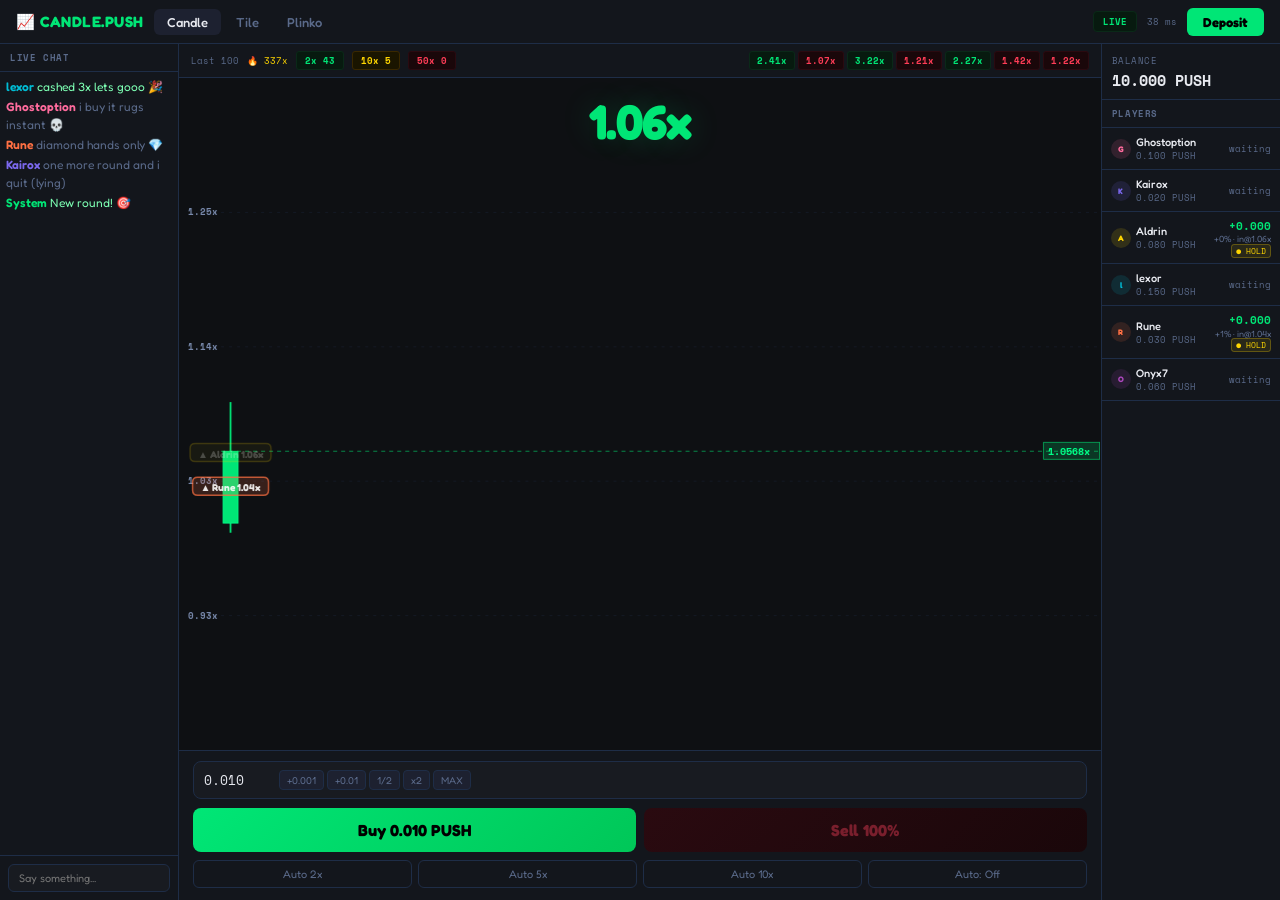
<file: index.html>
<!DOCTYPE html>
<html lang="en">
<head>
  <meta charset="UTF-8"/>
  <meta name="viewport" content="width=device-width, initial-scale=1.0"/>
  <title>CANDLE.PUSH — Testnet</title>
  <link href="https://fonts.googleapis.com/css2?family=Fredoka:wght@400;500;600;700&family=Space+Mono:wght@400;700&display=swap" rel="stylesheet"/>
  <link rel="stylesheet" href="css/style.css"/>
</head>
<body>
<div id="app">

  <!-- ── Topbar ── -->
  <div class="topbar">
    <div style="display:flex;align-items:center;min-width:0">
      <div class="logo">📈 CANDLE.PUSH</div>
      <div class="tabs">
        <button class="tab active">Candle</button>
        <button class="tab">Tile</button>
        <button class="tab">Plinko</button>
      </div>
    </div>
    <div class="topbar-right">
      <span id="phPill" class="phase-pill wait">WAITING</span>
      <span class="ms-badge" id="msLabel">38 ms</span>
      <button class="deposit-btn">Deposit</button>
    </div>
  </div>

  <!-- ── Main ── -->
  <div class="main">

    <!-- Chat sidebar -->
    <div class="sidebar-left">
      <div class="panel-title">Live Chat</div>
      <div class="chat-body" id="chatBody"></div>
      <div class="chat-input-wrap">
        <input class="chat-input" placeholder="Say something..." id="chatInput"/>
      </div>
    </div>

    <!-- Chart area -->
    <div class="chart-area">
      <div class="chart-topbar">
        <span style="font-size:9px;color:var(--muted);font-family:var(--mono)">Last 100</span>
        <span style="font-family:var(--mono);font-size:9px;color:var(--yellow)">🔥 337x</span>
        <span class="cpill" style="background:#071a0f;color:var(--green);border:1px solid #0a2918">2x <span id="c2">43</span></span>
        <span class="cpill" style="background:#1a1500;color:var(--yellow);border:1px solid #3a2800">10x <span id="c10">5</span></span>
        <span class="cpill" style="background:#1a070a;color:var(--red);border:1px solid #2a0a10">50x <span id="c50">0</span></span>
        <div class="hpills" id="hpills"></div>
      </div>

      <div class="chart-wrap" id="chartWrap">
        <canvas id="gc"></canvas>
        <div class="mult-overlay s" id="multDisp">1.00x</div>

        <!-- Countdown overlay -->
        <div class="countdown-overlay" id="cdOverlay">
          <div class="countdown-num" id="cdNum">10</div>
          <div class="countdown-lbl">next round starting...</div>
        </div>

        <!-- Rugged overlay -->
        <div class="crash-overlay" id="crashOverlay">
          <div class="crash-title">RUGGED! 💀</div>
          <div class="crash-sub">Rugged at <span id="crashAt">-</span></div>
          <div class="crash-cd" id="crashCd">Next round in 10s...</div>
        </div>
      </div>

      <!-- Bet panel -->
      <div class="bet-panel">
        <div class="bet-row">
          <div class="bet-wrap">
            <input class="bet-inp" type="number" id="betAmt" value="0.010" step="0.001" min="0.001"/>
            <div class="bq-wrap">
              <button class="bq" onclick="adj(0.001)">+0.001</button>
              <button class="bq" onclick="adj(0.01)">+0.01</button>
              <button class="bq" onclick="halfB()">1/2</button>
              <button class="bq" onclick="dblB()">x2</button>
              <button class="bq" onclick="maxB()">MAX</button>
            </div>
          </div>
        </div>
        <div class="act-row">
          <button class="btn-b" id="buyBtn"  onclick="placeBet()">Buy 0.010 PUSH</button>
          <button class="btn-s" id="sellBtn" onclick="cashOut()" disabled>Sell 100%</button>
        </div>
        <div class="auto-row">
          <button class="ab" onclick="setAuto(2)">Auto 2x</button>
          <button class="ab" onclick="setAuto(5)">Auto 5x</button>
          <button class="ab" onclick="setAuto(10)">Auto 10x</button>
          <button class="ab" id="autoDisp" onclick="clearAuto()">Auto: Off</button>
        </div>
      </div>
    </div>

    <!-- Players sidebar -->
    <div class="sidebar-right">
      <div class="bal-bar">
        <div class="bal-lbl">Balance</div>
        <div class="bal-val" id="balDisp">10.000 PUSH</div>
      </div>
      <div class="panel-title">Players</div>
      <div class="lb-body" id="lbBody"></div>
    </div>

  </div>
</div>

<!-- JS — single bundle, no cross-file dependency issues -->
<script src="js/app.js"></script>
<script>
  initUI();
  initCanvas();
</script>
</body>
</html>
</file>
<file: css/style.css>
/* ============================================
   CANDLE.PUSH — Main Stylesheet
   ============================================ */

* { box-sizing: border-box; margin: 0; padding: 0; }
html, body { width: 100%; height: 100%; background: #080a0d; overflow: hidden; }

/* ── CSS Variables ── */
:root {
  --green:  #00e676;
  --red:    #ff3d57;
  --yellow: #ffd600;
  --bg:     #0e1013;
  --bg2:    #13161c;
  --bg3:    #181b21;
  --bg4:    #1d2130;
  --text:   #e8eaf0;
  --muted:  #5a6a8a;
  --border: #1e2d47;
  --font:   'Fredoka', system-ui, sans-serif;
  --mono:   'Space Mono', monospace;
}

/* ── App Shell ── */
#app {
  background: var(--bg);
  color: var(--text);
  font-family: var(--font);
  display: flex;
  flex-direction: column;
  width: 100vw;
  height: 100vh;
  overflow: hidden;
}

/* ── Topbar ── */
.topbar {
  background: var(--bg2);
  border-bottom: 1px solid var(--border);
  padding: 0 16px;
  height: 44px;
  display: flex;
  align-items: center;
  justify-content: space-between;
  flex-shrink: 0;
  gap: 10px;
}
.logo {
  font-size: 15px;
  color: var(--green);
  font-weight: 700;
  letter-spacing: .5px;
  display: flex;
  align-items: center;
  gap: 6px;
  white-space: nowrap;
}
.tabs { display: flex; gap: 2px; margin-left: 10px; }
.tab {
  padding: 5px 13px;
  border-radius: 6px;
  font-size: 13px;
  font-weight: 500;
  cursor: pointer;
  color: var(--muted);
  border: none;
  background: transparent;
  font-family: var(--font);
  white-space: nowrap;
  transition: all .15s;
}
.tab:hover { color: var(--text); }
.tab.active { background: var(--bg4); color: var(--text); }

.topbar-right { display: flex; align-items: center; gap: 10px; flex-shrink: 0; }

.phase-pill {
  font-size: 9px;
  padding: 3px 9px;
  border-radius: 4px;
  font-family: var(--mono);
  font-weight: 700;
  white-space: nowrap;
}
.phase-pill.live   { background: #071a0f; color: var(--green);  border: 1px solid #0a2918; }
.phase-pill.wait   { background: #1a1500; color: var(--yellow); border: 1px solid #3a2800; }
.phase-pill.crash  {
  background: #1a070a; color: var(--red); border: 1px solid #2a0a10;
  animation: pillFlicker 0.4s infinite;
}

@keyframes pillFlicker {
  0%, 100% { opacity: 1; background: #1a070a; }
  50%       { opacity: 0.6; background: #2a0a10; }
}

.ms-badge { font-size: 9px; color: var(--muted); font-family: var(--mono); }

.deposit-btn {
  padding: 6px 16px;
  background: var(--green);
  color: #000;
  border: none;
  border-radius: 6px;
  font-size: 13px;
  font-weight: 700;
  cursor: pointer;
  font-family: var(--font);
}

/* ── Main Layout ── */
.main { display: flex; flex: 1; min-height: 0; overflow: hidden; }

/* ── Sidebars ── */
.sidebar-left, .sidebar-right {
  background: var(--bg2);
  display: flex;
  flex-direction: column;
  flex-shrink: 0;
  min-width: 0;
  width: clamp(140px, 14vw, 195px);
}
.sidebar-left  { border-right: 1px solid var(--border); }
.sidebar-right { border-left:  1px solid var(--border); }

.panel-title {
  padding: 7px 10px;
  font-size: 9px;
  color: var(--muted);
  font-weight: 600;
  letter-spacing: .6px;
  border-bottom: 1px solid var(--border);
  text-transform: uppercase;
  flex-shrink: 0;
  font-family: var(--mono);
}

/* Chat */
.chat-body {
  flex: 1;
  overflow-y: auto;
  padding: 6px;
  display: flex;
  flex-direction: column;
  gap: 2px;
  min-height: 0;
}
.chat-body::-webkit-scrollbar { width: 3px; }
.chat-body::-webkit-scrollbar-thumb { background: var(--border); border-radius: 2px; }

.chat-msg {
  font-size: clamp(10px, 1.1vw, 12px);
  line-height: 1.5;
  word-break: break-word;
}
.chat-user { font-weight: 600; margin-right: 3px; }
.ct   { color: var(--muted); }
.ct.w { color: #7dffb3; }

.chat-input-wrap { padding: 8px; border-top: 1px solid var(--border); flex-shrink: 0; }
.chat-input {
  width: 100%;
  background: var(--bg3);
  border: 1px solid var(--border);
  border-radius: 6px;
  padding: 6px 10px;
  font-size: 11px;
  color: var(--text);
  font-family: var(--font);
  outline: none;
  transition: border-color .15s;
}
.chat-input:focus { border-color: var(--muted); }

/* ── Chart Area ── */
.chart-area {
  display: flex;
  flex-direction: column;
  flex: 1;
  min-width: 0;
  overflow: hidden;
}
.chart-topbar {
  padding: 0 12px;
  height: 34px;
  display: flex;
  align-items: center;
  gap: 8px;
  border-bottom: 1px solid var(--border);
  background: var(--bg2);
  flex-shrink: 0;
  overflow: hidden;
}
.cpill {
  font-size: 9px;
  font-family: var(--mono);
  padding: 2px 8px;
  border-radius: 3px;
  font-weight: 700;
  white-space: nowrap;
}
.hpills { display: flex; gap: 3px; margin-left: auto; overflow: hidden; }
.hp {
  font-size: 9px;
  font-family: var(--mono);
  padding: 2px 7px;
  border-radius: 3px;
  font-weight: 700;
  white-space: nowrap;
}
.hp.g { background: #071a0f; color: var(--green); border: 1px solid #0a2918; }
.hp.r { background: #1a070a; color: var(--red);   border: 1px solid #2a0a10; }

/* Canvas wrap */
.chart-wrap {
  flex: 1;
  position: relative;
  overflow: hidden;
  min-height: 0;
  min-width: 0;
}
#gc { display: block; position: absolute; top: 0; left: 0; }

/* Multiplier overlay */
.mult-overlay {
  position: absolute;
  top: 14px;
  left: 50%;
  transform: translateX(-50%);
  font-family: var(--font);
  font-size: clamp(34px, 3.8vw, 54px);
  font-weight: 700;
  pointer-events: none;
  white-space: nowrap;
  letter-spacing: -1px;
  transition: color .2s;
}
.mult-overlay.s { color: var(--green);  text-shadow: 0 0 32px rgba(0,230,118,.2); }
.mult-overlay.d { color: var(--yellow); text-shadow: 0 0 32px rgba(255,214,0,.2); }
.mult-overlay.c {
  color: var(--red);
  text-shadow: 0 0 40px rgba(255,61,87,.6), 0 0 80px rgba(255,61,87,.3);
  animation: crashPulse 0.25s infinite;
}

/* Crash multiplier pulse */
@keyframes crashPulse {
  0%, 100% { transform: translateX(-50%) scale(1);   opacity: 1; }
  50%       { transform: translateX(-50%) scale(1.06); opacity: 0.85; }
}

/* Countdown overlay */
.countdown-overlay {
  position: absolute; inset: 0;
  display: flex; align-items: center; justify-content: center; flex-direction: column;
  gap: 8px;
  background: rgba(14,16,19,.8);
  opacity: 0; pointer-events: none;
  transition: opacity .3s;
}
.countdown-overlay.show { opacity: 1; }
.countdown-num { font-family: var(--font); font-size: clamp(48px,6vw,72px); font-weight: 700; color: var(--yellow); }
.countdown-lbl { font-size: 13px; color: var(--muted); }

/* Rugged overlay */
.crash-overlay {
  position: absolute; inset: 0;
  display: flex; align-items: center; justify-content: center; flex-direction: column;
  gap: 10px;
  background: rgba(14,16,19,.88);
  opacity: 0; pointer-events: none;
  transition: opacity .25s;
}
.crash-overlay.show { opacity: 1; }

.crash-title {
  font-family: var(--font);
  font-size: clamp(28px, 3.5vw, 42px);
  color: var(--red);
  font-weight: 700;
  letter-spacing: 2px;
  animation: rugFlicker 0.35s infinite, rugScale 0.6s ease-out;
  text-shadow: 0 0 40px rgba(255,61,87,.7), 0 0 80px rgba(255,61,87,.3);
}

/* Rug overlay red vignette pulse */
.crash-overlay.show::before {
  content: '';
  position: absolute; inset: 0;
  background: radial-gradient(ellipse at center, transparent 40%, rgba(255,61,87,0.18) 100%);
  animation: vignettePulse 0.5s ease-out forwards;
  pointer-events: none;
  border-radius: 0;
}

@keyframes vignettePulse {
  0%   { opacity: 0; }
  30%  { opacity: 1; }
  100% { opacity: 0.6; }
}

@keyframes rugFlicker {
  0%, 100% { opacity: 1; }
  45%       { opacity: 0.25; }
}
@keyframes rugScale {
  0%   { transform: scale(1.4); opacity: 0; }
  60%  { transform: scale(0.95); }
  100% { transform: scale(1); opacity: 1; }
}

.crash-sub { font-size: 14px; color: var(--muted); }
.crash-cd  { font-size: 12px; color: var(--muted); margin-top: 2px; }

/* ── Bet Panel ── */
.bet-panel {
  padding: 10px 14px 12px;
  background: var(--bg2);
  border-top: 1px solid var(--border);
  flex-shrink: 0;
}
.bet-row { display: flex; align-items: center; gap: 8px; margin-bottom: 9px; }
.bet-wrap {
  display: flex;
  align-items: center;
  background: var(--bg3);
  border: 1px solid var(--border);
  border-radius: 8px;
  flex: 1;
  overflow: hidden;
}
.bet-inp {
  background: transparent;
  border: none;
  padding: 8px 10px;
  color: var(--text);
  font-size: 13px;
  font-family: var(--mono);
  outline: none;
  width: 85px;
}
.bq-wrap { display: flex; gap: 3px; padding-right: 6px; }
.bq {
  font-size: 10px;
  padding: 3px 7px;
  background: var(--bg4);
  border: 1px solid var(--border);
  border-radius: 4px;
  color: var(--muted);
  cursor: pointer;
  font-family: var(--font);
  transition: all .12s;
}
.bq:hover { color: var(--text); border-color: var(--muted); background: var(--bg3); }

.act-row { display: flex; gap: 8px; }

/* Shine animation */
@keyframes shine {
  0%   { left: -40%; opacity: 0; }
  50%  { opacity: .55; }
  100% { left: 120%; opacity: 0; }
}

/* Buy button */
.btn-b {
  position: relative; overflow: hidden;
  flex: 1; padding: 12px;
  background: linear-gradient(135deg, #00e676, #00c758);
  color: #000; border: none; border-radius: 8px;
  font-weight: 700; font-size: clamp(13px,1.4vw,16px);
  cursor: pointer; font-family: var(--font);
  transition: filter .12s, transform .1s;
}
.btn-b:hover:not(:disabled) { filter: brightness(1.1); }
.btn-b:active:not(:disabled) { transform: scale(.98); }
.btn-b:disabled { background: linear-gradient(135deg,#0f3d20,#0a2918); color: #1a5530; cursor: not-allowed; }
.btn-b::after {
  content: ''; position: absolute;
  top: -50%; left: -40%; width: 35%; height: 200%;
  background: linear-gradient(to right, transparent, rgba(255,255,255,.4), transparent);
  pointer-events: none;
  animation: shine 3s ease-in-out infinite;
}
.btn-b:disabled::after { display: none; }

/* Sell button */
.btn-s {
  position: relative; overflow: hidden;
  flex: 1; padding: 12px;
  background: linear-gradient(135deg, #ff3d57, #e0001a);
  color: #fff; border: none; border-radius: 8px;
  font-weight: 700; font-size: clamp(13px,1.4vw,16px);
  cursor: pointer; font-family: var(--font);
  transition: filter .12s, transform .1s;
}
.btn-s:hover:not(:disabled) { filter: brightness(1.1); }
.btn-s:active:not(:disabled) { transform: scale(.98); }
.btn-s:disabled { background: linear-gradient(135deg,#2a0a10,#1a070a); color: #7a1f2d; cursor: not-allowed; }
.btn-s::after {
  content: ''; position: absolute;
  top: -50%; left: -40%; width: 35%; height: 200%;
  background: linear-gradient(to right, transparent, rgba(255,255,255,.28), transparent);
  pointer-events: none;
  animation: shine 3s ease-in-out 1.5s infinite;
}
.btn-s:disabled::after { display: none; }

/* Auto row */
.auto-row { display: flex; gap: 6px; margin-top: 8px; }
.ab {
  flex: 1; padding: 6px;
  background: transparent;
  border: 1px solid var(--border);
  border-radius: 6px;
  color: var(--muted);
  font-size: 11px;
  cursor: pointer;
  font-family: var(--font);
  transition: all .15s;
  text-align: center;
}
.ab:hover { border-color: var(--muted); color: var(--text); background: var(--bg3); }

/* ── Right Sidebar ── */
.bal-bar { padding: 10px 10px 8px; border-bottom: 1px solid var(--border); flex-shrink: 0; }
.bal-lbl {
  font-size: 9px; color: var(--muted); margin-bottom: 2px;
  text-transform: uppercase; letter-spacing: .5px; font-family: var(--mono);
}
.bal-val { font-family: var(--mono); font-size: clamp(12px,1.3vw,15px); font-weight: 700; color: var(--text); }

.lb-body { overflow-y: auto; flex: 1; min-height: 0; }
.lb-body::-webkit-scrollbar { width: 3px; }
.lb-body::-webkit-scrollbar-thumb { background: var(--border); border-radius: 2px; }

.lb-row {
  display: flex; align-items: center; justify-content: space-between;
  padding: 7px 9px;
  border-bottom: 1px solid var(--border);
  transition: background .1s;
}
.lb-row:hover { background: var(--bg3); }
.lb-user { display: flex; align-items: center; gap: 5px; flex: 1; min-width: 0; }
.av {
  width: 20px; height: 20px; border-radius: 50%;
  display: flex; align-items: center; justify-content: center;
  font-size: 8px; font-weight: 700; flex-shrink: 0;
}
.lb-name { color: var(--text); font-weight: 500; font-size: 11px; overflow: hidden; text-overflow: ellipsis; white-space: nowrap; }
.lb-bet  { color: var(--muted); font-family: var(--mono); font-size: 9px; }

.lp { font-family: var(--mono); font-weight: 700; font-size: 10.5px; flex-shrink: 0; margin-left: 3px; }
.lp.p { color: var(--green); }
.lp.n { color: var(--red); }
.lp.w { color: var(--yellow); }

/* ── Mobile Responsive ── */
@media (max-width: 900px) {
  .tabs .tab:not(.active) { display: none; }
  .sidebar-left {
    width: 130px !important;
    min-width: 100px;
  }
  .sidebar-right {
    width: 140px !important;
  }
  .bq-wrap .bq:nth-child(n+4) { display: none; } /* hide extra bet buttons on tablet */
}

@media (max-width: 600px) {
  .topbar { padding: 0 10px; height: 40px; gap: 6px; }
  .logo { font-size: 13px; }
  .tabs  { display: none; }
  .deposit-btn { display: none; }

  .sidebar-left  { display: none !important; }
  .sidebar-right { width: 110px !important; min-width: 90px; }

  .chart-topbar .cpill { display: none; }
  .chart-topbar span:first-child { display: none; }

  .mult-overlay { font-size: clamp(26px, 7vw, 38px); }

  .bet-panel { padding: 6px 8px 8px; }
  .bet-inp   { width: 70px; font-size: 12px; }
  .bq-wrap   { gap: 2px; }
  .bq        { font-size: 9px; padding: 2px 5px; }
  .bq-wrap .bq:nth-child(n+3) { display: none; } /* only show +0.001 and +0.01 on mobile */

  .btn-b, .btn-s { padding: 10px 8px; font-size: 13px; }
  .ab { font-size: 10px; padding: 5px 3px; }

  .bal-val { font-size: 12px; }
  .lb-name { font-size: 10px; }
  .lb-bet  { font-size: 8px; }
}
</file>
